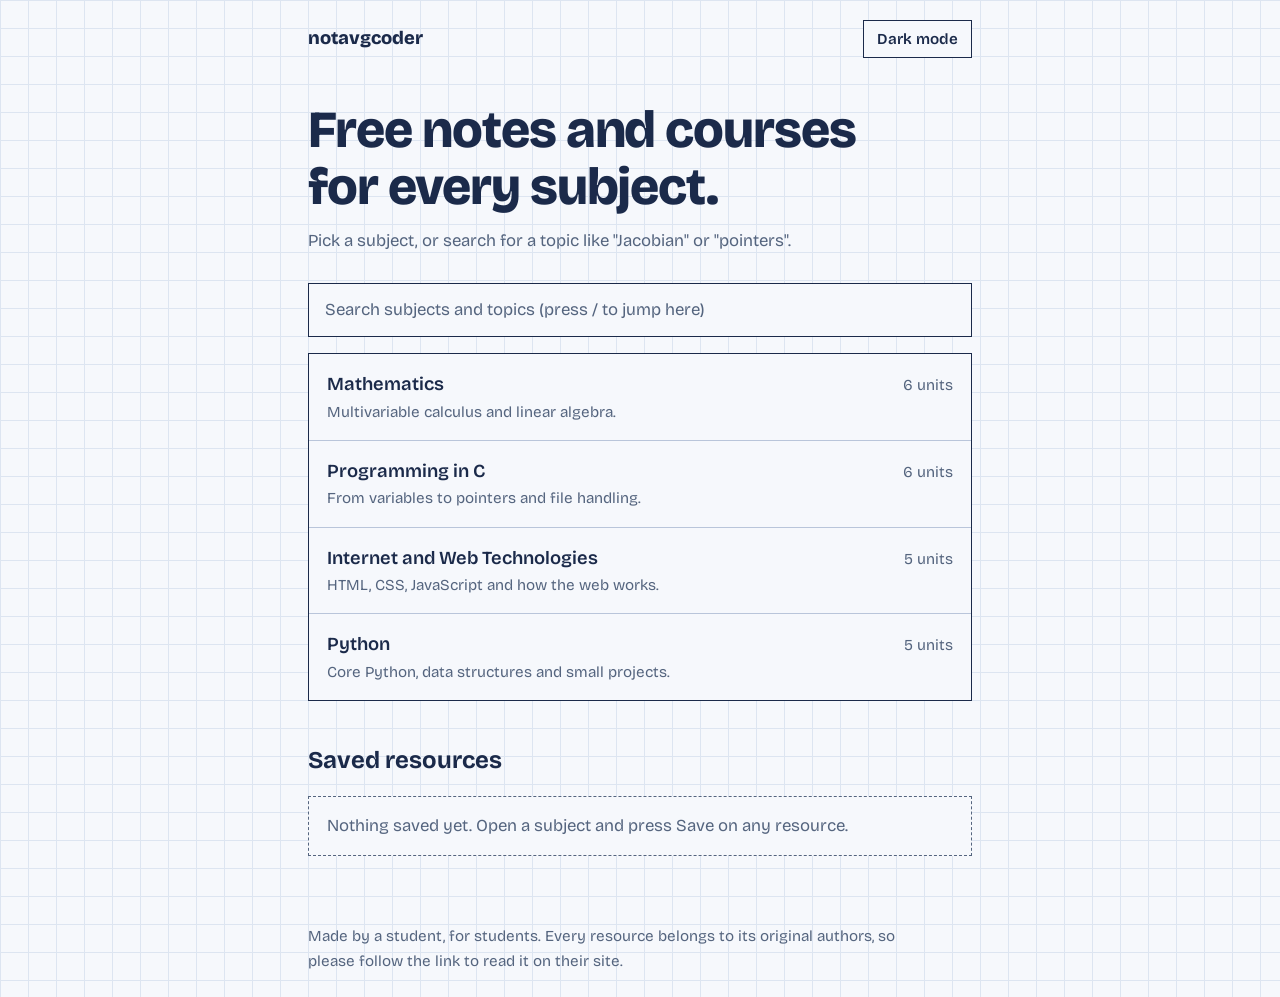
<file: index.html>
<!DOCTYPE html>
<html lang="en">
<head>
  <meta charset="UTF-8">
  <meta name="viewport" content="width=device-width, initial-scale=1">
  <title>notavgcoder</title>
  <meta name="description" content="Free notes, courses and practice links for every subject, sorted in one place.">

  <link rel="preconnect" href="https://fonts.googleapis.com">
  <link rel="preconnect" href="https://fonts.gstatic.com" crossorigin>
  <link href="https://fonts.googleapis.com/css2?family=Bricolage+Grotesque:opsz,wght@12..96,400;12..96,600;12..96,800&display=swap" rel="stylesheet">

  <!-- Runs first so dark mode is applied before the page is drawn -->
  <script src="theme.js"></script>
  <link rel="stylesheet" href="style.css">
</head>
<body data-page="home">

  <header class="site-header">
    <a class="logo" href="index.html">notavgcoder</a>
    <button class="btn" id="theme-toggle" type="button">Dark mode</button>
  </header>

  <main>
    <h1>Free notes and courses for every subject.</h1>
    <p class="intro">Pick a subject, or search for a topic like "Jacobian" or "pointers".</p>

    <label class="visually-hidden" for="search">Search subjects and topics</label>
    <input class="search-box" type="search" id="search" placeholder="Search subjects and topics (press / to jump here)" autocomplete="off">

    <!-- JavaScript fills this list from data.js -->
    <ul class="list-box" id="subject-list"></ul>
    <p class="no-results" id="no-results" hidden>No subject matches that. Check the spelling or try a shorter word.</p>

    <section class="saved" aria-labelledby="saved-heading">
      <h2 id="saved-heading">Saved resources</h2>
      <ul class="list-box" id="saved-list" hidden></ul>
      <p class="empty" id="saved-empty">Nothing saved yet. Open a subject and press Save on any resource.</p>
    </section>
  </main>

  <footer class="site-footer">
    <p>Made by a student, for students. Every resource belongs to its original authors, so please follow the link to read it on their site.</p>
  </footer>

  <script src="data.js"></script>
  <script src="script.js"></script>
</body>
</html>
</file>
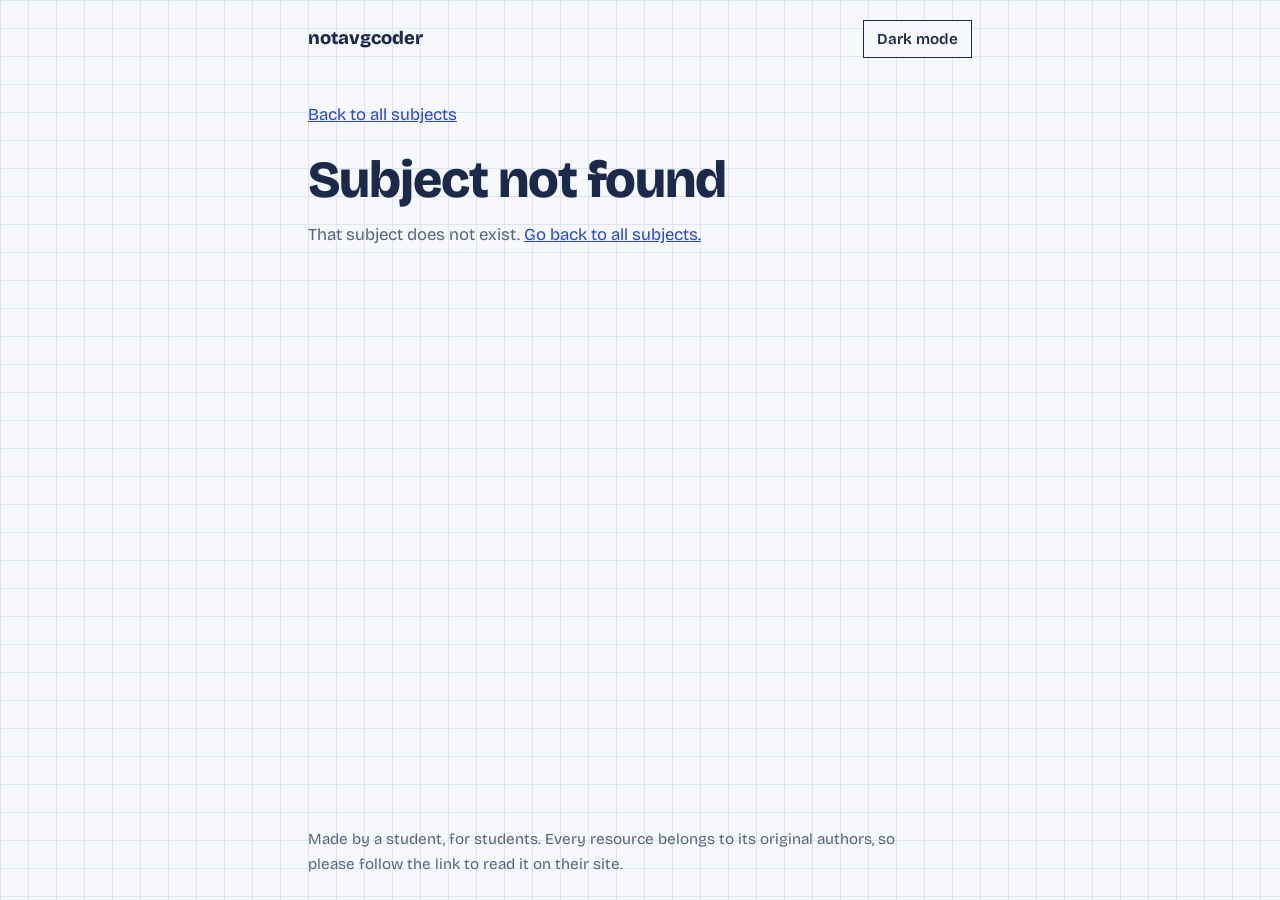
<file: subject.html>
<!DOCTYPE html>
<html lang="en">
<head>
  <meta charset="UTF-8">
  <meta name="viewport" content="width=device-width, initial-scale=1">
  <title>Subject | notavgcoder</title>

  <link rel="preconnect" href="https://fonts.googleapis.com">
  <link rel="preconnect" href="https://fonts.gstatic.com" crossorigin>
  <link href="https://fonts.googleapis.com/css2?family=Bricolage+Grotesque:opsz,wght@12..96,400;12..96,600;12..96,800&display=swap" rel="stylesheet">

  <script src="theme.js"></script>
  <link rel="stylesheet" href="style.css">
</head>
<body data-page="subject">

  <header class="site-header">
    <a class="logo" href="index.html">notavgcoder</a>
    <button class="btn" id="theme-toggle" type="button">Dark mode</button>
  </header>

  <main>
    <a class="back-link" href="index.html">Back to all subjects</a>

    <!-- JavaScript fills this area using the subject id in the web address, e.g. subject.html?id=maths -->
    <div id="subject-root"></div>
  </main>

  <footer class="site-footer">
    <p>Made by a student, for students. Every resource belongs to its original authors, so please follow the link to read it on their site.</p>
  </footer>

  <script src="data.js"></script>
  <script src="script.js"></script>
</body>
</html>
</file>
<file: style.css>
/* =====================================================================
   style.css
   1. Colours (light and dark)   2. Reset   3. Header and footer
   4. Buttons   5. Home page   6. Lists and rows   7. Subject page
   8. Small screens
   ===================================================================== */

/* ---------- 1. Colours ---------- */
:root {
  --paper: #f6f8fc;      /* page background */
  --grid: #dde5f1;       /* graph-paper lines */
  --ink: #1b2a4a;        /* main text */
  --muted: #55657f;      /* secondary text */
  --pen: #2447d6;        /* links and highlights */
  --on-pen: #ffffff;     /* text on top of the pen colour */
  --line: #b9c5da;       /* thin borders */
}

/* Dark theme: theme.js sets data-theme="dark" on the <html> tag */
:root[data-theme="dark"] {
  --paper: #0f1626;
  --grid: #1a2338;
  --ink: #e6ebf5;
  --muted: #9dabc6;
  --pen: #86a6ff;
  --on-pen: #0f1626;
  --line: #2c3a56;
}

/* ---------- 2. Reset ---------- */
* {
  box-sizing: border-box;
}

body {
  margin: 0;
  font-family: "Bricolage Grotesque", system-ui, sans-serif;
  font-size: 1.05rem;
  line-height: 1.6;
  color: var(--ink);
  background-color: var(--paper);

  /* Graph-paper effect: thin vertical and horizontal lines */
  background-image:
    linear-gradient(var(--grid) 1px, transparent 1px),
    linear-gradient(90deg, var(--grid) 1px, transparent 1px);
  background-size: 28px 28px;

  min-height: 100vh;
  display: flex;
  flex-direction: column;
}

a {
  color: var(--pen);
}

a:focus-visible,
button:focus-visible,
input:focus-visible {
  outline: 3px solid var(--pen);
  outline-offset: 3px;
}

.visually-hidden {
  position: absolute;
  width: 1px;
  height: 1px;
  overflow: hidden;
  clip: rect(0 0 0 0);
  white-space: nowrap;
}

/* ---------- 3. Header and footer ---------- */
.site-header,
.site-footer,
main {
  width: 100%;
  max-width: 44rem;
  margin: 0 auto;
  padding-left: 1.25rem;
  padding-right: 1.25rem;
}

.site-header {
  display: flex;
  justify-content: space-between;
  align-items: center;
  gap: 1rem;
  padding-top: 1.25rem;
  padding-bottom: 1.25rem;
}

.logo {
  font-weight: 800;
  font-size: 1.15rem;
  color: var(--ink);
  text-decoration: none;
}

main {
  padding-top: 1.5rem;
  padding-bottom: 3rem;
}

.site-footer {
  margin-top: auto;
  padding-top: 1.25rem;
  padding-bottom: 1.5rem;
  color: var(--muted);
  font-size: 0.95rem;
}

.site-footer p {
  margin: 0;
  max-width: 60ch;
}

/* ---------- 4. Buttons ---------- */
.btn {
  font: inherit;
  font-size: 0.95rem;
  font-weight: 600;
  color: var(--ink);
  background: var(--paper);
  border: 1.5px solid var(--ink);
  padding: 0.35rem 0.8rem;
  cursor: pointer;
  white-space: nowrap;
}

.btn:hover {
  background: var(--pen);
  color: var(--on-pen);
  border-color: var(--pen);
}

/* A saved resource shows a filled button */
.btn[aria-pressed="true"] {
  background: var(--ink);
  color: var(--paper);
}

/* ---------- 5. Home page ---------- */
h1 {
  font-size: clamp(2rem, 6vw, 3.25rem);
  line-height: 1.1;
  font-weight: 800;
  letter-spacing: -0.02em;
  margin: 0 0 0.75rem;
  max-width: 18ch;
}

h2 {
  font-size: 1.5rem;
  margin: 2.5rem 0 0.75rem;
}

.intro {
  color: var(--muted);
  margin: 0 0 1.75rem;
  max-width: 55ch;
}

.hint {
  color: var(--muted);
  font-size: 0.95rem;
  margin: 0 0 1rem;
  max-width: 60ch;
}

.search-box {
  display: block;
  width: 100%;
  margin-bottom: 1rem;
  padding: 0.8rem 1rem;
  font: inherit;
  color: var(--ink);
  background: var(--paper);
  border: 1.5px solid var(--ink);
  border-radius: 0;
}

.search-box::placeholder {
  color: var(--muted);
}

.no-results,
.empty {
  margin: 1rem 0 0;
  padding: 1rem 1.1rem;
  background: var(--paper);
  border: 1.5px dashed var(--muted);
  color: var(--muted);
}

/* ---------- 6. Lists and rows ---------- */
.list-box {
  list-style: none;
  margin: 0;
  padding: 0;
  border: 1.5px solid var(--ink);
  background: var(--paper);   /* keeps text readable over the grid */
}

/* A line above every visible row that has a visible row before it.
   This keeps the dividers correct while the search hides some rows. */
.list-box > li:not([hidden]) ~ li:not([hidden]) {
  border-top: 1px solid var(--line);
}

/* Subject rows on the home page */
.subject-link {
  display: flex;
  justify-content: space-between;
  align-items: baseline;
  gap: 1rem;
  padding: 1rem 1.1rem;
  color: var(--ink);
  text-decoration: none;
}

.subject-text {
  display: block;
}

.subject-name {
  display: block;
  font-weight: 600;
  font-size: 1.15rem;
}

.subject-description {
  display: block;
  color: var(--muted);
  font-size: 0.95rem;
}

.subject-meta {
  color: var(--muted);
  font-size: 0.95rem;
  white-space: nowrap;
}

.subject-link:hover,
.subject-link:focus-visible {
  background: var(--pen);
  color: var(--on-pen);
  outline-offset: -3px;
}

.subject-link:hover .subject-description,
.subject-link:hover .subject-meta,
.subject-link:focus-visible .subject-description,
.subject-link:focus-visible .subject-meta {
  color: var(--on-pen);
}

/* Resource rows (subject page and saved list) */
.row {
  display: flex;
  justify-content: space-between;
  align-items: center;
  gap: 1rem;
  padding: 0.85rem 1.1rem;
}

.resource-info a {
  font-weight: 600;
}

.resource-meta {
  display: flex;
  flex-wrap: wrap;
  align-items: center;
  gap: 0.6rem;
  margin-top: 0.15rem;
  font-size: 0.9rem;
  color: var(--muted);
}

.tag {
  border: 1px solid var(--muted);
  padding: 0 0.45rem;
  font-size: 0.85rem;
  line-height: 1.5;
}

/* ---------- 7. Subject page ---------- */
.back-link {
  display: inline-block;
  margin-bottom: 1.5rem;
}

.unit {
  background: var(--paper);
  border: 1.5px solid var(--ink);
  padding: 1.1rem 1.25rem 1.25rem;
  margin-bottom: 1rem;
}

.unit h3 {
  margin: 0 0 0.6rem;
  font-size: 1.2rem;
}

.topics {
  list-style: none;
  margin: 0;
  padding: 0;
  display: flex;
  flex-wrap: wrap;
  gap: 0.4rem 1.1rem;
}

.unit-resources {
  margin-top: 1rem;
}

/* ---------- 8. Small screens ---------- */
@media (max-width: 480px) {
  .subject-link {
    flex-direction: column;
    gap: 0.25rem;
  }

  .row {
    flex-direction: column;
    align-items: flex-start;
  }
}
</file>
